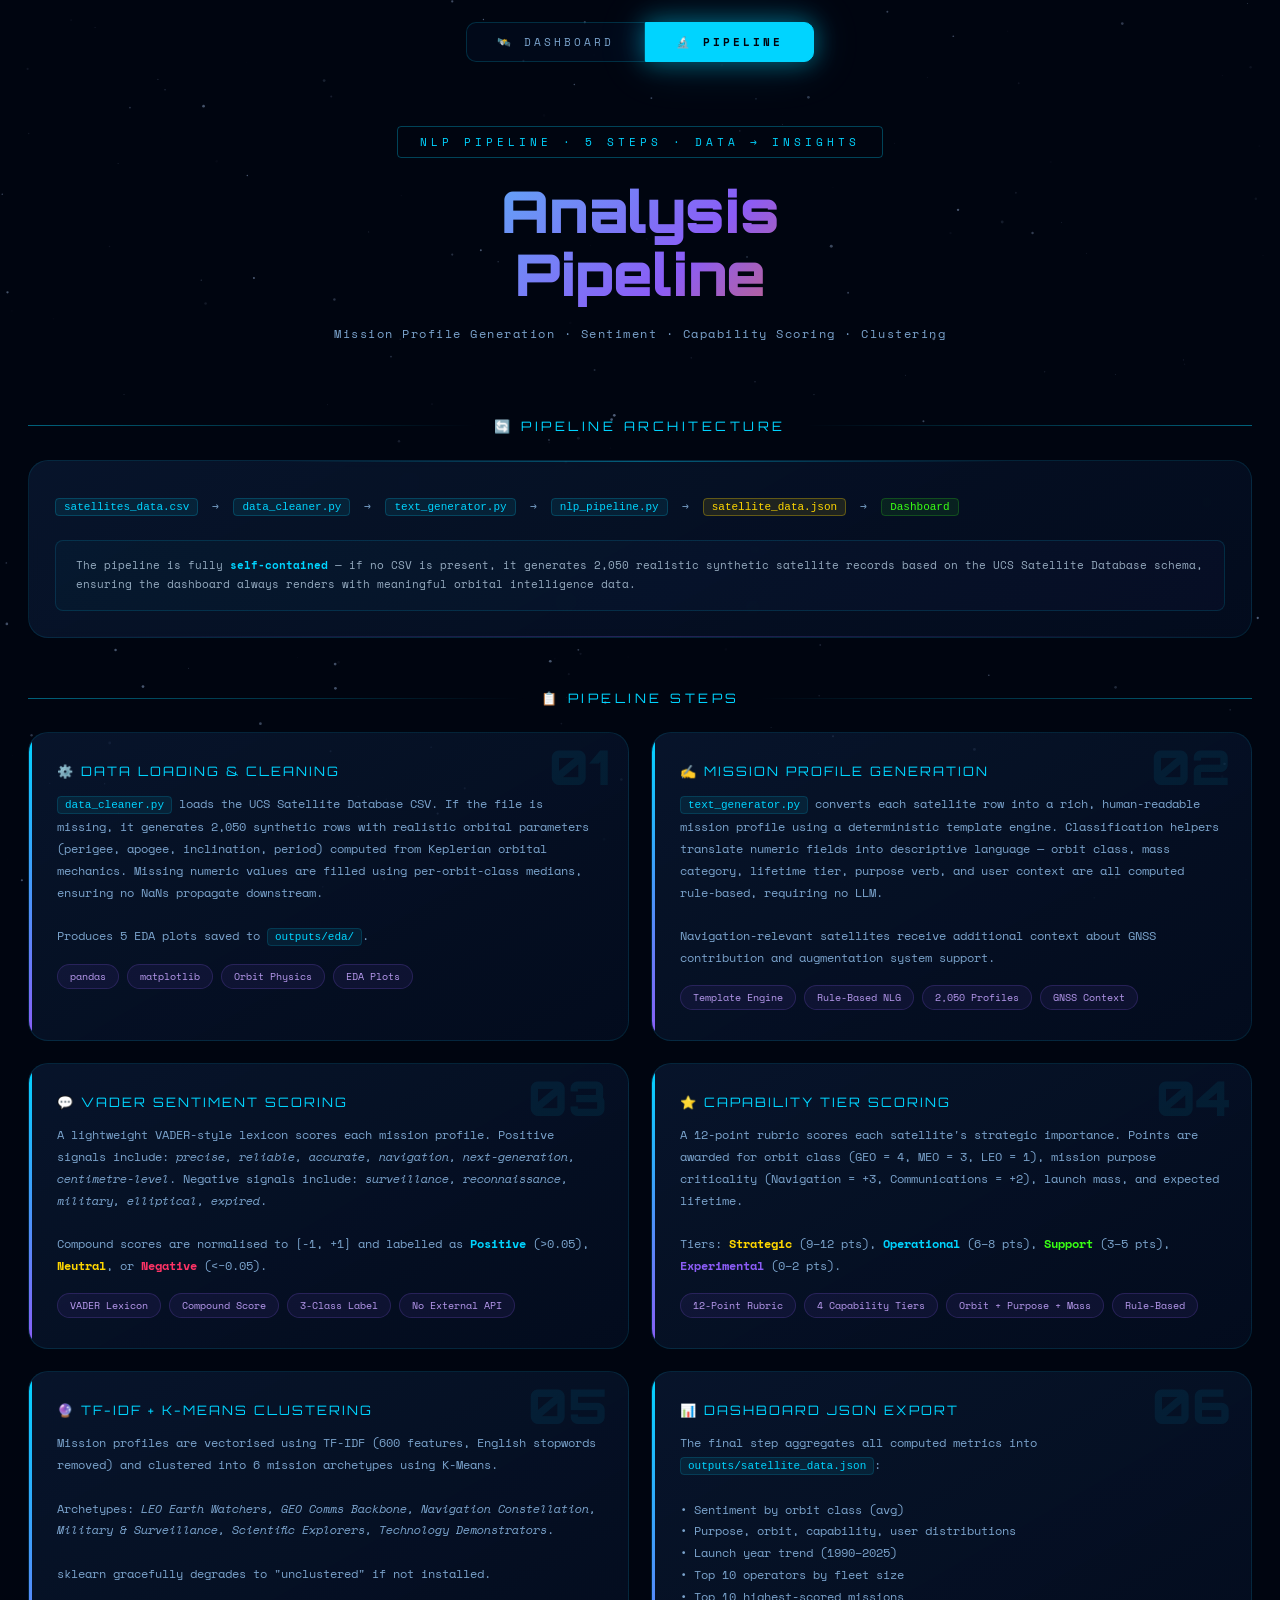
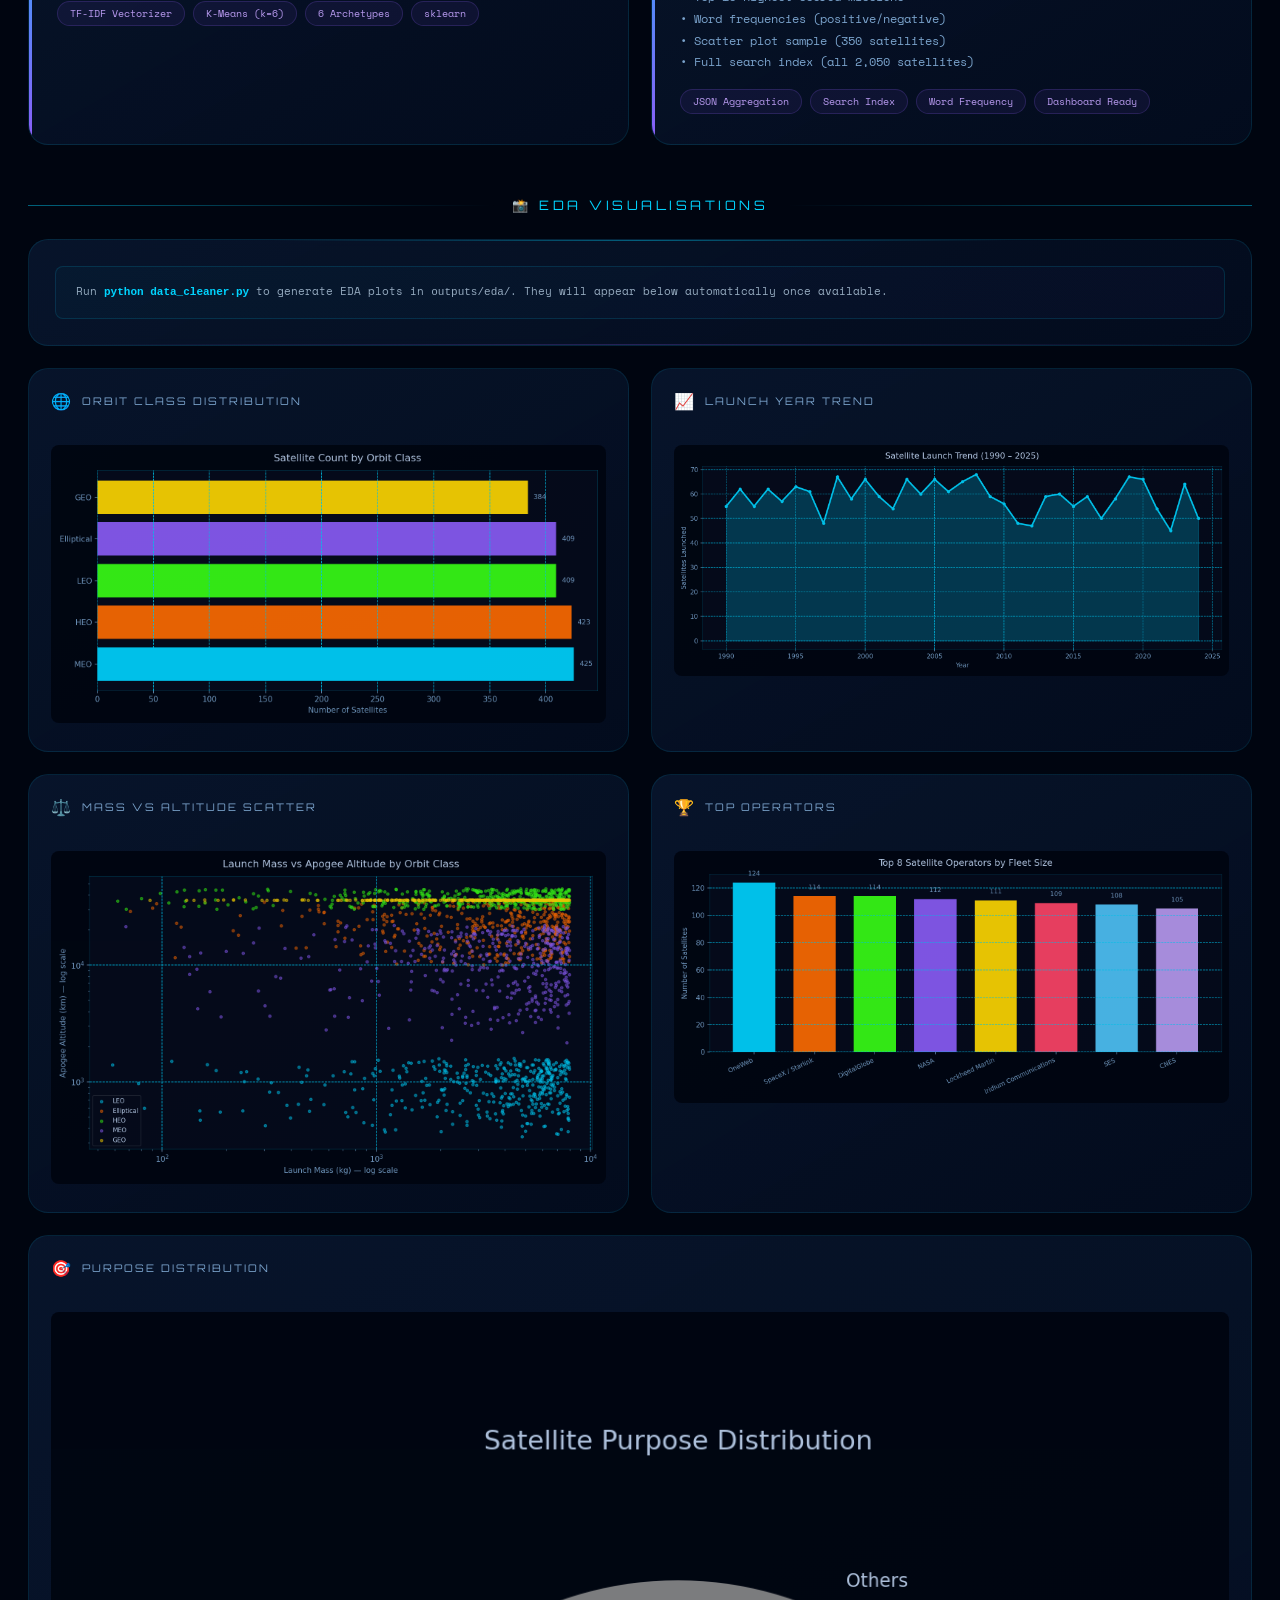
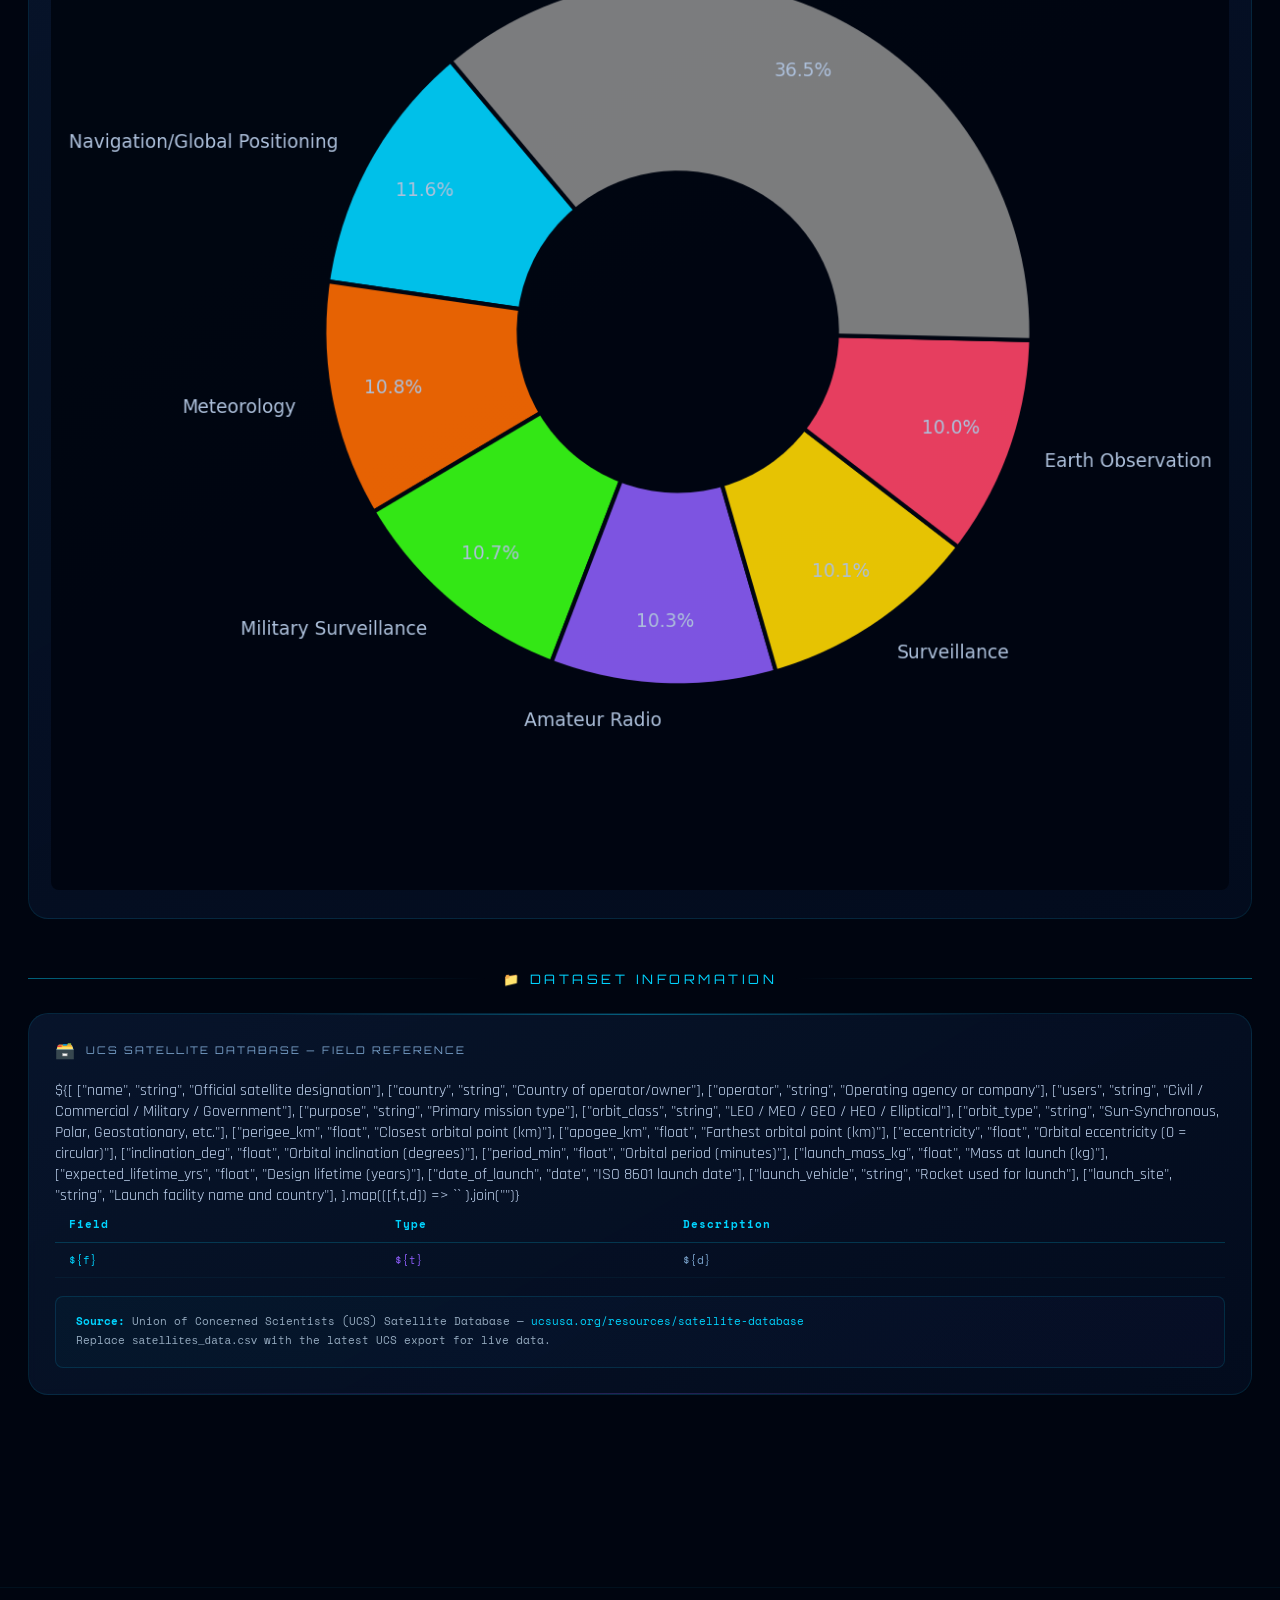
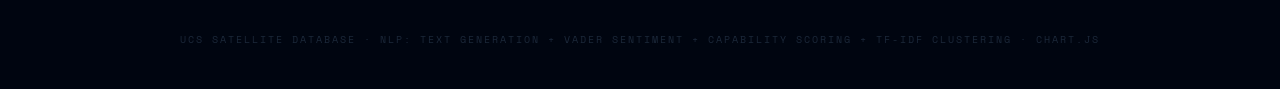
<file: Satellite Navigation Overview/pipeline.html>
<!DOCTYPE html>
<html lang="en">
<head>
<meta charset="UTF-8">
<meta name="viewport" content="width=device-width, initial-scale=1.0">
<title>🔬 NLP Pipeline — Satellite & Navigation Intelligence Hub</title>
<meta name="description" content="Detailed NLP pipeline breakdown for the Satellite & Navigation Intelligence Hub dashboard.">
<link href="https://fonts.googleapis.com/css2?family=Orbitron:wght@400;600;700;900&family=Space+Mono:ital,wght@0,400;0,700;1,400&family=Rajdhani:wght@300;400;500;600;700&display=swap" rel="stylesheet">
<link rel="stylesheet" href="style.css">
</head>
<body>

<canvas id="starfield"></canvas>

<nav class="tab-nav">
  <a href="index.html" class="tab-link" id="tab-dashboard">🛰️ Dashboard</a>
  <a href="pipeline.html" class="tab-link active" id="tab-pipeline">🔬 Pipeline</a>
</nav>

<div class="page-wrap">

  <!-- ── HEADER ── -->
  <header style="padding-bottom:24px;">
    <div class="header-badge">NLP Pipeline · 5 Steps · Data → Insights</div>
    <h1>Analysis<br>Pipeline</h1>
    <p class="subtitle">Mission Profile Generation · Sentiment · Capability Scoring · Clustering</p>
  </header>

  <!-- ── PIPELINE OVERVIEW ── -->
  <div class="section-header">
    <div class="section-line"></div>
    <div class="section-title">🔄 Pipeline Architecture</div>
    <div class="section-line right"></div>
  </div>

  <div class="chart-panel" style="margin-bottom:24px;">
    <div style="font-family:'Space Mono',monospace;font-size:11px;color:#7aa3cc;line-height:2;padding:8px 0;">
      <code style="background:rgba(0,212,255,0.08);border:1px solid rgba(0,212,255,0.2);border-radius:4px;padding:2px 8px;color:#00d4ff;">satellites_data.csv</code>
      &nbsp;→&nbsp;
      <code style="background:rgba(0,212,255,0.08);border:1px solid rgba(0,212,255,0.2);border-radius:4px;padding:2px 8px;color:#00d4ff;">data_cleaner.py</code>
      &nbsp;→&nbsp;
      <code style="background:rgba(0,212,255,0.08);border:1px solid rgba(0,212,255,0.2);border-radius:4px;padding:2px 8px;color:#00d4ff;">text_generator.py</code>
      &nbsp;→&nbsp;
      <code style="background:rgba(0,212,255,0.08);border:1px solid rgba(0,212,255,0.2);border-radius:4px;padding:2px 8px;color:#00d4ff;">nlp_pipeline.py</code>
      &nbsp;→&nbsp;
      <code style="background:rgba(255,215,0,0.1);border:1px solid rgba(255,215,0,0.3);border-radius:4px;padding:2px 8px;color:#ffd700;">satellite_data.json</code>
      &nbsp;→&nbsp;
      <code style="background:rgba(57,255,20,0.08);border:1px solid rgba(57,255,20,0.2);border-radius:4px;padding:2px 8px;color:#39ff14;">Dashboard</code>
    </div>
    <div class="insight-box" style="margin-top:14px;">
      The pipeline is fully <strong>self-contained</strong> — if no CSV is present, it generates 2,050 realistic synthetic 
      satellite records based on the UCS Satellite Database schema, ensuring the dashboard always renders 
      with meaningful orbital intelligence data.
    </div>
  </div>

  <!-- ── STEPS ── -->
  <div class="section-header">
    <div class="section-line"></div>
    <div class="section-title">📋 Pipeline Steps</div>
    <div class="section-line right"></div>
  </div>

  <div class="pipeline-grid">

    <!-- Step 1 -->
    <div class="pipeline-step">
      <div class="step-number">01</div>
      <div class="step-title">⚙️ Data Loading &amp; Cleaning</div>
      <div class="step-body">
        <code>data_cleaner.py</code> loads the UCS Satellite Database CSV.
        If the file is missing, it generates 2,050 synthetic rows with realistic 
        orbital parameters (perigee, apogee, inclination, period) computed from
        Keplerian orbital mechanics. Missing numeric values are filled using 
        per-orbit-class medians, ensuring no NaNs propagate downstream.
        <br><br>
        Produces 5 EDA plots saved to <code>outputs/eda/</code>.
      </div>
      <div class="step-tags">
        <span class="step-tag">pandas</span>
        <span class="step-tag">matplotlib</span>
        <span class="step-tag">Orbit Physics</span>
        <span class="step-tag">EDA Plots</span>
      </div>
    </div>

    <!-- Step 2 -->
    <div class="pipeline-step">
      <div class="step-number">02</div>
      <div class="step-title">✍️ Mission Profile Generation</div>
      <div class="step-body">
        <code>text_generator.py</code> converts each satellite row into a rich,
        human-readable mission profile using a deterministic template engine.
        Classification helpers translate numeric fields into descriptive language —
        orbit class, mass category, lifetime tier, purpose verb, and user context
        are all computed rule-based, requiring no LLM.
        <br><br>
        Navigation-relevant satellites receive additional context about GNSS 
        contribution and augmentation system support.
      </div>
      <div class="step-tags">
        <span class="step-tag">Template Engine</span>
        <span class="step-tag">Rule-Based NLG</span>
        <span class="step-tag">2,050 Profiles</span>
        <span class="step-tag">GNSS Context</span>
      </div>
    </div>

    <!-- Step 3 -->
    <div class="pipeline-step">
      <div class="step-number">03</div>
      <div class="step-title">💬 VADER Sentiment Scoring</div>
      <div class="step-body">
        A lightweight VADER-style lexicon scores each mission profile.
        Positive signals include: <em>precise, reliable, accurate, navigation, 
        next-generation, centimetre-level</em>. Negative signals include:
        <em>surveillance, reconnaissance, military, elliptical, expired</em>.
        <br><br>
        Compound scores are normalised to [-1, +1] and labelled as
        <strong style="color:#00d4ff">Positive</strong> (&gt;0.05), 
        <strong style="color:#ffd700">Neutral</strong>, or 
        <strong style="color:#ff3366">Negative</strong> (&lt;−0.05).
      </div>
      <div class="step-tags">
        <span class="step-tag">VADER Lexicon</span>
        <span class="step-tag">Compound Score</span>
        <span class="step-tag">3-Class Label</span>
        <span class="step-tag">No External API</span>
      </div>
    </div>

    <!-- Step 4 -->
    <div class="pipeline-step">
      <div class="step-number">04</div>
      <div class="step-title">⭐ Capability Tier Scoring</div>
      <div class="step-body">
        A 12-point rubric scores each satellite's strategic importance.
        Points are awarded for orbit class (GEO = 4, MEO = 3, LEO = 1),
        mission purpose criticality (Navigation = +3, Communications = +2),
        launch mass, and expected lifetime.
        <br><br>
        Tiers: 
        <strong style="color:#ffd700">Strategic</strong> (9–12 pts), 
        <strong style="color:#00d4ff">Operational</strong> (6–8 pts),
        <strong style="color:#39ff14">Support</strong> (3–5 pts),
        <strong style="color:#8b5cf6">Experimental</strong> (0–2 pts).
      </div>
      <div class="step-tags">
        <span class="step-tag">12-Point Rubric</span>
        <span class="step-tag">4 Capability Tiers</span>
        <span class="step-tag">Orbit + Purpose + Mass</span>
        <span class="step-tag">Rule-Based</span>
      </div>
    </div>

    <!-- Step 5 -->
    <div class="pipeline-step">
      <div class="step-number">05</div>
      <div class="step-title">🔮 TF-IDF + K-Means Clustering</div>
      <div class="step-body">
        Mission profiles are vectorised using TF-IDF (600 features, English stopwords 
        removed) and clustered into 6 mission archetypes using K-Means.
        <br><br>
        Archetypes: <em>LEO Earth Watchers, GEO Comms Backbone, 
        Navigation Constellation, Military &amp; Surveillance, 
        Scientific Explorers, Technology Demonstrators</em>.
        <br><br>
        sklearn gracefully degrades to "unclustered" if not installed.
      </div>
      <div class="step-tags">
        <span class="step-tag">TF-IDF Vectorizer</span>
        <span class="step-tag">K-Means (k=6)</span>
        <span class="step-tag">6 Archetypes</span>
        <span class="step-tag">sklearn</span>
      </div>
    </div>

    <!-- Step 6 -->
    <div class="pipeline-step">
      <div class="step-number">06</div>
      <div class="step-title">📊 Dashboard JSON Export</div>
      <div class="step-body">
        The final step aggregates all computed metrics into
        <code>outputs/satellite_data.json</code>:
        <br><br>
        • Sentiment by orbit class (avg)<br>
        • Purpose, orbit, capability, user distributions<br>
        • Launch year trend (1990–2025)<br>
        • Top 10 operators by fleet size<br>
        • Top 10 highest-scored missions<br>
        • Word frequencies (positive/negative)<br>
        • Scatter plot sample (350 satellites)<br>
        • Full search index (all 2,050 satellites)
      </div>
      <div class="step-tags">
        <span class="step-tag">JSON Aggregation</span>
        <span class="step-tag">Search Index</span>
        <span class="step-tag">Word Frequency</span>
        <span class="step-tag">Dashboard Ready</span>
      </div>
    </div>

  </div><!-- end pipeline-grid -->

  <!-- ── EDA PLOTS ── -->
  <div class="section-header">
    <div class="section-line"></div>
    <div class="section-title">📸 EDA Visualisations</div>
    <div class="section-line right"></div>
  </div>

  <div class="chart-panel" style="margin-bottom:22px;">
    <div class="insight-box" style="margin-top:0">
      Run <strong><code>python data_cleaner.py</code></strong> to generate EDA plots in <code>outputs/eda/</code>.
      They will appear below automatically once available.
    </div>
  </div>

  <div class="eda-grid">
    <div class="eda-panel">
      <div class="chart-title"><span>🌐</span> Orbit Class Distribution</div>
      <img src="outputs/eda/01_orbit_types.png" alt="Orbit class distribution" onerror="this.style.display='none'">
    </div>
    <div class="eda-panel">
      <div class="chart-title"><span>📈</span> Launch Year Trend</div>
      <img src="outputs/eda/02_launch_year_trend.png" alt="Launch year trend" onerror="this.style.display='none'">
    </div>
    <div class="eda-panel">
      <div class="chart-title"><span>⚖️</span> Mass vs Altitude Scatter</div>
      <img src="outputs/eda/03_mass_vs_altitude.png" alt="Mass vs altitude" onerror="this.style.display='none'">
    </div>
    <div class="eda-panel">
      <div class="chart-title"><span>🏆</span> Top Operators</div>
      <img src="outputs/eda/04_top_operators.png" alt="Top operators" onerror="this.style.display='none'">
    </div>
    <div class="eda-panel" style="grid-column: 1 / -1;">
      <div class="chart-title"><span>🎯</span> Purpose Distribution</div>
      <img src="outputs/eda/05_purpose_distribution.png" alt="Purpose distribution" onerror="this.style.display='none'">
    </div>
  </div>

  <!-- ── DATASET INFO ── -->
  <div class="section-header">
    <div class="section-line"></div>
    <div class="section-title">📁 Dataset Information</div>
    <div class="section-line right"></div>
  </div>

  <div class="chart-panel" style="margin-bottom:22px;">
    <div class="chart-title"><span>🗃️</span> UCS Satellite Database — Field Reference</div>
    <div style="overflow-x:auto;">
      <table style="width:100%;border-collapse:collapse;font-family:'Space Mono',monospace;font-size:11px;color:#7aa3cc;">
        <thead>
          <tr style="border-bottom:1px solid rgba(0,212,255,0.2);">
            <th style="text-align:left;padding:10px 14px;color:#00d4ff;letter-spacing:1px">Field</th>
            <th style="text-align:left;padding:10px 14px;color:#00d4ff;letter-spacing:1px">Type</th>
            <th style="text-align:left;padding:10px 14px;color:#00d4ff;letter-spacing:1px">Description</th>
          </tr>
        </thead>
        <tbody>
          ${[
            ["name", "string", "Official satellite designation"],
            ["country", "string", "Country of operator/owner"],
            ["operator", "string", "Operating agency or company"],
            ["users", "string", "Civil / Commercial / Military / Government"],
            ["purpose", "string", "Primary mission type"],
            ["orbit_class", "string", "LEO / MEO / GEO / HEO / Elliptical"],
            ["orbit_type", "string", "Sun-Synchronous, Polar, Geostationary, etc."],
            ["perigee_km", "float", "Closest orbital point (km)"],
            ["apogee_km", "float", "Farthest orbital point (km)"],
            ["eccentricity", "float", "Orbital eccentricity (0 = circular)"],
            ["inclination_deg", "float", "Orbital inclination (degrees)"],
            ["period_min", "float", "Orbital period (minutes)"],
            ["launch_mass_kg", "float", "Mass at launch (kg)"],
            ["expected_lifetime_yrs", "float", "Design lifetime (years)"],
            ["date_of_launch", "date", "ISO 8601 launch date"],
            ["launch_vehicle", "string", "Rocket used for launch"],
            ["launch_site", "string", "Launch facility name and country"],
          ].map(([f,t,d]) =>
            `<tr style="border-bottom:1px solid rgba(0,212,255,0.05);">
               <td style="padding:9px 14px;color:#00d4ff">${f}</td>
               <td style="padding:9px 14px;color:#8b5cf6">${t}</td>
               <td style="padding:9px 14px">${d}</td>
             </tr>`
          ).join("")}
        </tbody>
      </table>
    </div>
    <div class="insight-box">
      <strong>Source:</strong> Union of Concerned Scientists (UCS) Satellite Database —
      <a href="https://www.ucsusa.org/resources/satellite-database" target="_blank"
         style="color:#00d4ff;text-decoration:none">ucsusa.org/resources/satellite-database</a><br>
      Replace <code>satellites_data.csv</code> with the latest UCS export for live data.
    </div>
  </div>

</div><!-- end .page-wrap -->

<footer>
  UCS SATELLITE DATABASE · NLP: TEXT GENERATION + VADER SENTIMENT + CAPABILITY SCORING + TF-IDF CLUSTERING · CHART.JS
</footer>

<script>
/* Mini starfield for pipeline page */
(function() {
  const canvas = document.getElementById("starfield");
  const ctx    = canvas.getContext("2d");
  let W, H, stars = [];
  function resize() {
    W = canvas.width  = window.innerWidth;
    H = canvas.height = window.innerHeight;
    stars = Array.from({ length: 200 }, () => ({
      x: Math.random() * W, y: Math.random() * H,
      r: Math.random() * 1.2 + 0.3,
      a: Math.random(), da: (Math.random() - 0.5) * 0.003,
    }));
  }
  function draw() {
    ctx.clearRect(0, 0, W, H);
    stars.forEach(s => {
      s.a = Math.max(0.05, Math.min(1, s.a + s.da));
      if (s.a <= 0.05 || s.a >= 1) s.da *= -1;
      ctx.beginPath();
      ctx.arc(s.x, s.y, s.r, 0, Math.PI * 2);
      ctx.fillStyle = `rgba(180,210,255,${s.a * 0.45})`;
      ctx.fill();
    });
    requestAnimationFrame(draw);
  }
  window.addEventListener("resize", resize);
  resize(); draw();
})();
</script>
</body>
</html>
</file>
<file: Satellite Navigation Overview/style.css>
/* ══════════════════════════════════════════════════════════════════════
   style.css — Satellite & Navigation Intelligence Hub
   Orbital Tech Theme · Orbitron + Space Mono + Rajdhani
   ══════════════════════════════════════════════════════════════════════ */

/* ── Google Fonts are imported in HTML ─────────────────────────────── */

/* ── CSS Variables ──────────────────────────────────────────────────── */
:root {
  /* Palette */
  --void:     #000510;
  --deep:     #030d1f;
  --nebula:   #071428;
  --cosmic:   #0a1a35;
  --panel:    rgba(7,20,40,0.82);

  /* Accents */
  --cyan:     #00d4ff;
  --orange:   #ff6b00;
  --green:    #39ff14;
  --gold:     #ffd700;
  --violet:   #8b5cf6;
  --red:      #ff3366;
  --neutral:  #7aa3cc;

  /* Glows */
  --glow-cyan:   0 0 24px rgba(0,212,255,0.45), 0 0 50px rgba(0,212,255,0.18);
  --glow-orange: 0 0 24px rgba(255,107,0,0.5),  0 0 50px rgba(255,107,0,0.2);
  --glow-green:  0 0 18px rgba(57,255,20,0.45);
  --glow-violet: 0 0 20px rgba(139,92,246,0.4);

  /* Radii */
  --r-sm: 8px;
  --r-md: 14px;
  --r-lg: 20px;

  /* Transitions */
  --t: 0.3s ease;
}

/* ── Reset ──────────────────────────────────────────────────────────── */
*, *::before, *::after { margin: 0; padding: 0; box-sizing: border-box; }
html { scroll-behavior: smooth; }

/* ── Base ───────────────────────────────────────────────────────────── */
body {
  background: var(--void);
  color: #c0d4f0;
  font-family: 'Rajdhani', sans-serif;
  font-size: 16px;
  min-height: 100vh;
  overflow-x: hidden;
}

/* ── Starfield / orbit canvas ───────────────────────────────────────── */
#starfield {
  position: fixed;
  inset: 0;
  z-index: 0;
  pointer-events: none;
}

/* ── Page wrapper ───────────────────────────────────────────────────── */
.page-wrap {
  position: relative;
  z-index: 1;
  max-width: 1440px;
  margin: 0 auto;
  padding: 0 28px 100px;
}

/* ── Loading state ──────────────────────────────────────────────────── */
.loading-state {
  display: flex;
  flex-direction: column;
  align-items: center;
  justify-content: center;
  gap: 22px;
  padding: 100px 20px;
  font-family: 'Space Mono', monospace;
  font-size: 13px;
  color: var(--neutral);
}

.loading-spinner {
  width: 52px;
  height: 52px;
  border: 2px solid rgba(0,212,255,0.12);
  border-top-color: var(--cyan);
  border-radius: 50%;
  animation: spin 0.85s linear infinite;
}
@keyframes spin { to { transform: rotate(360deg); } }

/* ── Tab Navigation ─────────────────────────────────────────────────── */
.tab-nav {
  position: relative;
  z-index: 10;
  display: flex;
  align-items: center;
  justify-content: center;
  gap: 0;
  padding: 22px 28px 0;
  max-width: 1440px;
  margin: 0 auto;
}

.tab-link {
  font-family: 'Space Mono', monospace;
  font-size: 11px;
  letter-spacing: 3px;
  text-transform: uppercase;
  text-decoration: none;
  padding: 11px 30px;
  border: 1px solid rgba(0,212,255,0.18);
  color: var(--neutral);
  background: rgba(3,13,31,0.65);
  transition: all var(--t);
  position: relative;
}
.tab-link:first-child { border-radius: 10px 0 0 10px; }
.tab-link:last-child  { border-radius: 0 10px 10px 0; }
.tab-link:hover {
  color: var(--cyan);
  border-color: rgba(0,212,255,0.45);
  background: rgba(0,212,255,0.06);
}
.tab-link.active {
  color: #000510;
  background: var(--cyan);
  border-color: var(--cyan);
  box-shadow: var(--glow-cyan);
  font-weight: 700;
}

/* ── Header ─────────────────────────────────────────────────────────── */
header {
  text-align: center;
  padding: 64px 20px 48px;
  position: relative;
}

.header-badge {
  display: inline-block;
  font-family: 'Space Mono', monospace;
  font-size: 11px;
  letter-spacing: 4px;
  color: var(--cyan);
  border: 1px solid rgba(0,212,255,0.3);
  padding: 7px 22px;
  margin-bottom: 22px;
  text-transform: uppercase;
  animation: fadeIn 1s ease;
  border-radius: 4px;
}

h1 {
  font-family: 'Orbitron', monospace;
  font-size: clamp(26px, 4.5vw, 62px);
  font-weight: 900;
  background: linear-gradient(135deg,
    var(--cyan) 0%,
    #4fc3f7 25%,
    var(--violet) 55%,
    var(--orange) 80%,
    var(--gold) 100%);
  -webkit-background-clip: text;
  -webkit-text-fill-color: transparent;
  background-clip: text;
  line-height: 1.1;
  margin-bottom: 18px;
  animation: slideUp 0.8s ease;
}

.subtitle {
  font-family: 'Space Mono', monospace;
  font-size: 12px;
  color: var(--neutral);
  letter-spacing: 1.5px;
  animation: fadeIn 1.2s ease;
}

/* SVG satellite hero */
.hero-sat {
  position: absolute;
  right: 60px;
  top: 28px;
  width: 140px;
  height: 140px;
  animation: heroFloat 6s ease-in-out infinite;
}
@keyframes heroFloat {
  0%, 100% { transform: translateY(0); }
  50%       { transform: translateY(-12px); }
}

/* ── Stat cards ──────────────────────────────────────────────────────── */
.stat-grid {
  display: grid;
  grid-template-columns: repeat(auto-fit, minmax(200px, 1fr));
  gap: 18px;
  margin: 44px 0;
}

.stat-card {
  background: linear-gradient(140deg, rgba(10,26,53,0.85), rgba(3,13,31,0.92));
  border: 1px solid rgba(0,212,255,0.14);
  border-radius: var(--r-md);
  padding: 26px 22px;
  text-align: center;
  position: relative;
  overflow: hidden;
  transition: transform var(--t), border-color var(--t), box-shadow var(--t);
  animation: slideUp 0.65s ease both;
}
.stat-card:hover {
  transform: translateY(-5px);
  border-color: rgba(0,212,255,0.38);
  box-shadow: var(--glow-cyan);
}
.stat-card::before {
  content: '';
  position: absolute;
  top: 0; left: 0; right: 0;
  height: 2px;
  background: linear-gradient(90deg, transparent, var(--cyan), transparent);
}
.stat-card::after {
  content: '';
  position: absolute;
  inset: 0;
  background: radial-gradient(ellipse at 50% 0%, rgba(0,212,255,0.06), transparent 70%);
  pointer-events: none;
}

.stat-icon  { font-size: 30px; margin-bottom: 12px; display: block; }
.stat-value {
  font-family: 'Orbitron', monospace;
  font-size: 34px;
  font-weight: 700;
  color: var(--cyan);
  display: block;
  text-shadow: var(--glow-cyan);
}
.stat-label {
  font-size: 11px;
  letter-spacing: 2.5px;
  color: var(--neutral);
  text-transform: uppercase;
  margin-top: 6px;
  font-family: 'Space Mono', monospace;
}
.stat-sub {
  font-size: 11px;
  color: rgba(122,163,204,0.55);
  margin-top: 7px;
  font-family: 'Space Mono', monospace;
}

/* ── Section headers ─────────────────────────────────────────────────── */
.section-header {
  display: flex;
  align-items: center;
  gap: 16px;
  margin: 52px 0 26px;
}
.section-line {
  flex: 1;
  height: 1px;
  background: linear-gradient(90deg, rgba(0,212,255,0.45), transparent);
}
.section-line.right {
  background: linear-gradient(270deg, rgba(0,212,255,0.45), transparent);
}
.section-title {
  font-family: 'Orbitron', monospace;
  font-size: 13px;
  letter-spacing: 3.5px;
  color: var(--cyan);
  text-transform: uppercase;
  white-space: nowrap;
}

/* ── Chart grids ─────────────────────────────────────────────────────── */
.chart-grid-2 {
  display: grid;
  grid-template-columns: 1fr 1fr;
  gap: 22px;
  margin-bottom: 22px;
}
.chart-grid-3 {
  display: grid;
  grid-template-columns: 1fr 1fr 1fr;
  gap: 22px;
  margin-bottom: 22px;
}
.chart-grid-4 {
  display: grid;
  grid-template-columns: repeat(4, 1fr);
  gap: 22px;
  margin-bottom: 22px;
}

/* ── Chart panel ─────────────────────────────────────────────────────── */
.chart-panel {
  background: linear-gradient(150deg, rgba(10,26,53,0.72), rgba(3,13,31,0.88));
  border: 1px solid rgba(0,212,255,0.11);
  border-radius: var(--r-lg);
  padding: 26px;
  position: relative;
  overflow: hidden;
  transition: border-color var(--t);
  backdrop-filter: blur(6px);
}
.chart-panel:hover { border-color: rgba(0,212,255,0.28); }
.chart-panel::before {
  content: '';
  position: absolute;
  top: 0; left: 20%; right: 20%;
  height: 1px;
  background: linear-gradient(90deg, transparent, rgba(0,212,255,0.4), transparent);
}
.chart-panel::after {
  content: '';
  position: absolute;
  bottom: 0; left: 0; right: 0;
  height: 1px;
  background: linear-gradient(90deg, transparent, rgba(139,92,246,0.25), transparent);
}

.chart-title {
  font-family: 'Orbitron', monospace;
  font-size: 10.5px;
  letter-spacing: 2px;
  color: var(--neutral);
  text-transform: uppercase;
  margin-bottom: 20px;
  display: flex;
  align-items: center;
  gap: 9px;
}
.chart-title span { font-size: 16px; }

.chart-wrap       { position: relative; height: 290px; }
.chart-wrap.tall  { height: 370px; }
.chart-wrap.xl    { height: 440px; }

/* ── Word cloud ──────────────────────────────────────────────────────── */
.wordcloud-wrap {
  height: 270px;
  display: flex;
  flex-wrap: wrap;
  align-items: center;
  justify-content: center;
  gap: 9px;
  padding: 12px;
  overflow: hidden;
}
.wc-word {
  font-family: 'Space Mono', monospace;
  cursor: default;
  transition: transform 0.2s, opacity 0.2s;
  white-space: nowrap;
}
.wc-word:hover { transform: scale(1.18); }

/* ── Top 10 table ────────────────────────────────────────────────────── */
.top10-panel {
  background: linear-gradient(150deg, rgba(10,26,53,0.72), rgba(3,13,31,0.88));
  border: 1px solid rgba(0,212,255,0.11);
  border-radius: var(--r-lg);
  overflow: hidden;
  margin-bottom: 22px;
}

.sat-row {
  display: grid;
  grid-template-columns: 44px 1fr 160px 150px 130px 130px;
  gap: 0;
  padding: 16px 22px;
  border-bottom: 1px solid rgba(0,212,255,0.05);
  align-items: center;
  transition: background var(--t);
  cursor: pointer;
}
.sat-row:last-child { border-bottom: none; }
.sat-row:hover      { background: rgba(0,212,255,0.04); }
.sat-row.header {
  background: rgba(0,212,255,0.055);
  font-family: 'Space Mono', monospace;
  font-size: 9.5px;
  letter-spacing: 2px;
  color: var(--neutral);
  text-transform: uppercase;
  cursor: default;
  padding: 13px 22px;
}
.sat-row.header:hover { background: rgba(0,212,255,0.055); }

.rank-badge {
  font-family: 'Orbitron', monospace;
  font-size: 14px;
  font-weight: 700;
}
.rank-1     { color: var(--gold);   text-shadow: 0 0 10px var(--gold); }
.rank-2     { color: #c0c0c0; }
.rank-3     { color: #cd7f32; }
.rank-other { color: var(--neutral); }

.sat-name-cell {
  font-family: 'Orbitron', monospace;
  font-size: 12px;
  color: #dceeff;
}
.sat-orbit-badge {
  font-family: 'Space Mono', monospace;
  font-size: 9px;
  letter-spacing: 1px;
  padding: 3px 9px;
  border-radius: 4px;
  background: rgba(0,212,255,0.09);
  border: 1px solid rgba(0,212,255,0.25);
  color: var(--cyan);
  display: inline-block;
  margin-top: 4px;
}

/* Capability pills */
.cap-pill {
  font-family: 'Space Mono', monospace;
  font-size: 9px;
  padding: 4px 11px;
  border-radius: 20px;
  display: inline-block;
  white-space: nowrap;
}
.cap-strategic    { background: rgba(255,215,0,0.1);  border: 1px solid rgba(255,215,0,0.35);  color: var(--gold); }
.cap-operational  { background: rgba(0,212,255,0.09); border: 1px solid rgba(0,212,255,0.30);  color: var(--cyan); }
.cap-support      { background: rgba(57,255,20,0.08); border: 1px solid rgba(57,255,20,0.30);  color: var(--green); }
.cap-experimental { background: rgba(139,92,246,0.09);border: 1px solid rgba(139,92,246,0.30); color: #b89af0; }

/* Score bar */
.score-bar-wrap { display: flex; align-items: center; gap: 9px; }
.score-bar {
  flex: 1;
  height: 4px;
  background: rgba(255,255,255,0.07);
  border-radius: 2px;
  overflow: hidden;
}
.score-fill {
  height: 100%;
  border-radius: 2px;
  background: linear-gradient(90deg, var(--cyan), var(--violet));
  transition: width 0.7s ease;
}
.score-val {
  font-family: 'Space Mono', monospace;
  font-size: 11px;
  color: var(--cyan);
  min-width: 36px;
}

/* ── Search panel ────────────────────────────────────────────────────── */
.search-panel {
  background: linear-gradient(150deg, rgba(10,26,53,0.72), rgba(3,13,31,0.88));
  border: 1px solid rgba(0,212,255,0.14);
  border-radius: var(--r-lg);
  padding: 36px 32px;
  backdrop-filter: blur(6px);
}
.search-bar-wrap {
  position: relative;
  margin-bottom: 28px;
}
.search-icon {
  position: absolute;
  left: 20px;
  top: 50%;
  transform: translateY(-50%);
  font-size: 18px;
  color: var(--cyan);
  z-index: 1;
}
#sat-search {
  width: 100%;
  background: rgba(0,212,255,0.04);
  border: 1px solid rgba(0,212,255,0.24);
  border-radius: 50px;
  padding: 17px 26px 17px 56px;
  font-family: 'Space Mono', monospace;
  font-size: 14px;
  color: #dceeff;
  outline: none;
  transition: border-color var(--t), box-shadow var(--t);
}
#sat-search:focus {
  border-color: var(--cyan);
  box-shadow: var(--glow-cyan);
}
#sat-search::placeholder { color: rgba(122,163,204,0.38); }

/* Autocomplete */
.autocomplete-list {
  position: absolute;
  top: calc(100% + 7px);
  left: 0; right: 0;
  background: rgba(5,14,30,0.98);
  border: 1px solid rgba(0,212,255,0.24);
  border-radius: var(--r-md);
  max-height: 250px;
  overflow-y: auto;
  z-index: 100;
  box-shadow: 0 24px 50px rgba(0,0,0,0.75);
}
.autocomplete-item {
  padding: 12px 24px;
  cursor: pointer;
  font-family: 'Space Mono', monospace;
  font-size: 12px;
  color: var(--neutral);
  border-bottom: 1px solid rgba(255,255,255,0.04);
  transition: background var(--t), color var(--t);
}
.autocomplete-item:last-child { border-bottom: none; }
.autocomplete-item:hover, .autocomplete-item.active {
  background: rgba(0,212,255,0.07);
  color: var(--cyan);
}

/* Search result card */
#search-results { min-height: 80px; }

.search-result-card {
  background: rgba(0,212,255,0.02);
  border: 1px solid rgba(0,212,255,0.1);
  border-radius: var(--r-md);
  padding: 26px;
  margin-bottom: 15px;
  animation: fadeIn 0.35s ease;
  transition: border-color var(--t);
}
.search-result-card:hover { border-color: rgba(0,212,255,0.24); }
.search-result-card:last-child { margin-bottom: 0; }

.search-result-name {
  font-family: 'Orbitron', monospace;
  font-size: 20px;
  color: var(--cyan);
  margin-bottom: 12px;
  text-shadow: var(--glow-cyan);
}
.search-result-desc {
  font-family: 'Space Mono', monospace;
  font-size: 11px;
  color: var(--neutral);
  line-height: 1.9;
  margin-bottom: 18px;
  border-left: 2px solid rgba(0,212,255,0.22);
  padding-left: 15px;
}
.search-meta {
  display: flex;
  flex-wrap: wrap;
  gap: 10px;
}
.meta-chip {
  font-family: 'Space Mono', monospace;
  font-size: 10px;
  padding: 6px 15px;
  border-radius: 20px;
  background: rgba(139,92,246,0.09);
  border: 1px solid rgba(139,92,246,0.22);
  color: #b89af0;
}
.no-results {
  text-align: center;
  font-family: 'Space Mono', monospace;
  font-size: 12px;
  color: var(--neutral);
  padding: 44px 20px;
  opacity: 0.45;
}

/* ── Insight boxes ────────────────────────────────────────────────────── */
.insight-box {
  background: linear-gradient(135deg, rgba(0,212,255,0.03), rgba(139,92,246,0.03));
  border: 1px solid rgba(0,212,255,0.14);
  border-radius: var(--r-sm);
  padding: 15px 20px;
  margin-top: 18px;
  font-family: 'Space Mono', monospace;
  font-size: 11px;
  color: rgba(196,220,240,0.75);
  line-height: 1.8;
}
.insight-box strong { color: var(--cyan); }

/* ── Pipeline page specifics ────────────────────────────────────────── */
.pipeline-grid {
  display: grid;
  grid-template-columns: 1fr 1fr;
  gap: 22px;
  margin-bottom: 22px;
}
.pipeline-step {
  background: linear-gradient(150deg, rgba(10,26,53,0.72), rgba(3,13,31,0.88));
  border: 1px solid rgba(0,212,255,0.11);
  border-radius: var(--r-lg);
  padding: 30px 28px;
  position: relative;
  overflow: hidden;
}
.pipeline-step::before {
  content: '';
  position: absolute;
  top: 0; left: 0; bottom: 0;
  width: 3px;
  background: linear-gradient(180deg, var(--cyan), var(--violet));
}
.step-number {
  font-family: 'Orbitron', monospace;
  font-size: 48px;
  font-weight: 900;
  color: rgba(0,212,255,0.08);
  position: absolute;
  right: 20px;
  top: 10px;
  line-height: 1;
}
.step-title {
  font-family: 'Orbitron', monospace;
  font-size: 13px;
  color: var(--cyan);
  letter-spacing: 2px;
  text-transform: uppercase;
  margin-bottom: 14px;
}
.step-body {
  font-family: 'Space Mono', monospace;
  font-size: 11.5px;
  color: var(--neutral);
  line-height: 1.9;
}
.step-body code {
  background: rgba(0,212,255,0.08);
  border: 1px solid rgba(0,212,255,0.15);
  border-radius: 4px;
  padding: 2px 7px;
  font-size: 11px;
  color: var(--cyan);
}
.step-tags {
  display: flex;
  flex-wrap: wrap;
  gap: 8px;
  margin-top: 16px;
}
.step-tag {
  font-family: 'Space Mono', monospace;
  font-size: 10px;
  padding: 4px 12px;
  border-radius: 20px;
  background: rgba(139,92,246,0.08);
  border: 1px solid rgba(139,92,246,0.2);
  color: #b89af0;
}

/* EDA image grid */
.eda-grid {
  display: grid;
  grid-template-columns: 1fr 1fr;
  gap: 22px;
  margin-bottom: 22px;
}
.eda-panel {
  background: linear-gradient(150deg, rgba(10,26,53,0.72), rgba(3,13,31,0.88));
  border: 1px solid rgba(0,212,255,0.1);
  border-radius: var(--r-lg);
  padding: 22px;
  overflow: hidden;
}
.eda-panel img {
  width: 100%;
  border-radius: var(--r-sm);
  margin-top: 14px;
  opacity: 0.9;
}
.eda-panel:hover img { opacity: 1; }

/* ── Footer ──────────────────────────────────────────────────────────── */
footer {
  text-align: center;
  padding: 44px 20px;
  font-family: 'Space Mono', monospace;
  font-size: 10px;
  color: rgba(122,163,204,0.22);
  letter-spacing: 2px;
  border-top: 1px solid rgba(0,212,255,0.06);
  margin-top: 70px;
  position: relative;
  z-index: 1;
}

/* ── Animations ──────────────────────────────────────────────────────── */
@keyframes fadeIn  { from { opacity: 0; }                              to { opacity: 1; } }
@keyframes slideUp { from { opacity: 0; transform: translateY(22px); } to { opacity: 1; transform: translateY(0); } }
@keyframes pulseGlow {
  0%, 100% { box-shadow: 0 0 10px rgba(0,212,255,0.2); }
  50%       { box-shadow: var(--glow-cyan); }
}

/* ── Scrollbar ───────────────────────────────────────────────────────── */
::-webkit-scrollbar          { width: 6px; }
::-webkit-scrollbar-track    { background: var(--void); }
::-webkit-scrollbar-thumb    { background: rgba(0,212,255,0.22); border-radius: 3px; }
::-webkit-scrollbar-thumb:hover { background: rgba(0,212,255,0.4); }

/* ── Responsive ──────────────────────────────────────────────────────── */
@media (max-width: 1100px) {
  .chart-grid-3  { grid-template-columns: 1fr 1fr; }
  .chart-grid-4  { grid-template-columns: 1fr 1fr; }
  .pipeline-grid { grid-template-columns: 1fr; }
}
@media (max-width: 760px) {
  .chart-grid-2,
  .chart-grid-3,
  .chart-grid-4  { grid-template-columns: 1fr; }
  .hero-sat      { display: none; }
  .eda-grid      { grid-template-columns: 1fr; }
  .sat-row {
    grid-template-columns: 38px 1fr 110px 90px;
  }
  .sat-row > *:nth-child(5),
  .sat-row > *:nth-child(6) { display: none; }
}
</file>
